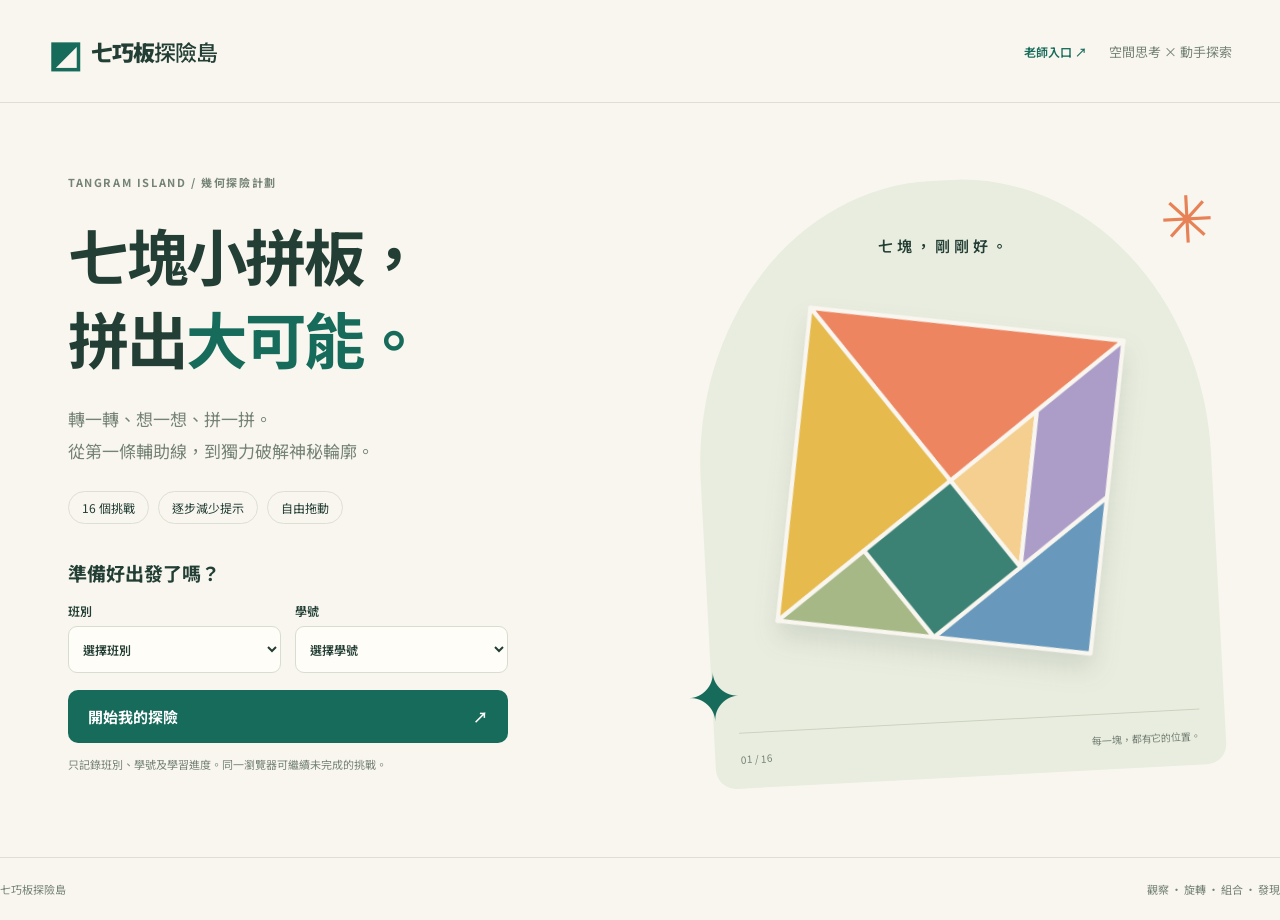
<file: index.html>
<!DOCTYPE html><html lang="zh-Hant"><head><meta charset="UTF-8"><meta name="viewport" content="width=device-width,initial-scale=1"><meta name="theme-color" content="#176b5b"><title>七巧板探險島 · 16 關空間挑戰</title><meta name="description" content="從彩色分割線到神秘輪廓，16 關循序漸進的七巧板挑戰。"><link rel="stylesheet" href="style.css"></head><body>
<header><a class="brand" href="./"><span class="logo">◩</span><span>七巧板<span class="brand-light">探險島</span></span></a><div class="header-right"><a class="text-btn teacher-entry" href="teacher/">老師入口 ↗</a><span class="student" id="studentTag">空間思考 × 動手探索</span><button id="switchStudent" class="text-btn" hidden>更換學生</button></div></header>
<main><section id="welcome" class="welcome"><div class="welcome-copy"><span class="eyebrow">TANGRAM ISLAND / 幾何探險計劃</span><h1>七塊小拼板，<br>拼出<span>大可能。</span></h1><p>轉一轉、想一想、拼一拼。<br>從第一條輔助線，到獨力破解神秘輪廓。</p><div class="hero-pills"><span>16 個挑戰</span><span>逐步減少提示</span><span>自由拖動</span></div><form id="loginForm" class="login"><h2>準備好出發了嗎？</h2><div class="form-row"><label>班別<select id="classSelect" required><option value="">選擇班別</option><option>4A</option><option>4B</option><option>4C</option></select></label><label>學號<select id="numberSelect" required><option value="">選擇學號</option></select></label></div><button type="submit" class="primary" id="startBtn">開始我的探險 <span>↗</span></button><small>只記錄班別、學號及學習進度。同一瀏覽器可繼續未完成的挑戰。</small><p id="loginStatus" role="status"></p></form></div><div class="hero-art"><span class="art-label">七塊，剛剛好。</span><svg viewBox="0 0 440 440" aria-label="由七塊彩色七巧板拼成的正方形"><g transform="translate(64 64) rotate(9 150 150)"><polygon points="0,0 300,0 150,150" fill="#ee8561"/><polygon points="0,0 150,150 0,300" fill="#e6ba4d"/><polygon points="300,150 300,300 150,300" fill="#6899bd"/><polygon points="150,150 225,75 225,225" fill="#f4cf8f"/><polygon points="0,300 75,225 150,300" fill="#a7b887"/><polygon points="75,225 150,150 225,225 150,300" fill="#3b8274"/><polygon points="225,75 300,0 300,150 225,225" fill="#ac9cc8"/></g></svg><div class="art-caption"><span>01 / 16</span><span>每一塊，都有它的位置。</span></div><span class="spark s1">✳</span><span class="spark s2">✦</span></div></section>
<section id="app" hidden><div class="intro-row"><div><span class="eyebrow">YOUR EXPLORATION / 我的探險</span><h1 class="app-title">一步一步，拼出新發現。</h1></div><div class="progress-total"><b id="completeCount">0</b><span>/ 16 關完成</span></div></div><div class="journey"><div class="journey-head"><span>探險地圖</span><span id="stageLabel">啟程 · 彩色引導</span></div><nav id="levelNav" aria-label="選擇關卡"></nav><div class="journey-legend"><span>01–03 彩色引導</span><span>04–06 線條探索</span><span>07–10 獨立思考</span><span>11–16 輪廓挑戰</span></div></div>
<div class="game-grid"><section class="puzzle-card"><div class="puzzle-heading"><div><span class="eyebrow" id="levelNumber">LEVEL 01</span><h2 id="levelName"></h2></div><span class="mode-badge" id="modeBadge"></span></div><div class="board-wrap"><svg id="board" viewBox="0 0 900 680" tabindex="0" role="application" aria-label="七巧板拼砌區。選取拼板後可以拖動；方向鍵移動，R 旋轉，F 翻面。"><defs><pattern id="dots" width="24" height="24" patternUnits="userSpaceOnUse"><circle cx="1" cy="1" r="1" fill="#dbe3d9"/></pattern><filter id="shadow"><feDropShadow dx="0" dy="4" stdDeviation="3" flood-opacity=".12"/></filter></defs><rect width="900" height="680" fill="url(#dots)"/><rect x="637" y="20" width="243" height="640" rx="20" fill="#eeeae0"/><text x="660" y="50" class="svg-label">我的拼板</text><text x="40" y="50" class="svg-label">在輪廓上拼砌</text><g id="target"></g><g id="pieces"></g></svg><button id="expandBtn" class="expand-btn" aria-label="放大拼砌區">⛶ 放大</button></div><div class="board-note" id="boardNote">拖到輪廓附近會自動吸附；拼板仍可自由移動。</div><div class="controls"><span id="selectedLabel">先選取一塊拼板</span><div><button id="rotateLeft" title="向左旋轉 45 度" disabled>↶ <span>45°</span></button><button id="rotateRight" title="向右旋轉 45 度" disabled>↷ <span>45°</span></button><button id="flipBtn" disabled>⇋ 翻面</button></div></div></section>
<aside><section class="guide-card"><span class="eyebrow">LITTLE STEPS, BIG IDEAS</span><h2>今天的拼砌任務</h2><ol><li><b>先觀察</b><span id="observeTip">看看圖案的輪廓。</span></li><li><b>再嘗試</b><span>拖動拼板；選取後可旋轉 45°，平行四邊形也能翻面。</span></li><li><b>拼完整</b><span>用齊七塊，不重疊、不留空隙。完成後會自動檢查。</span></li></ol><button id="hintBtn" class="hint-button">✧ 給我一點提示</button><p class="hint-text" id="hintText" aria-live="polite">慢慢來，先找最大的兩塊三角形。</p><div class="feedback" id="feedback" role="status"></div></section><section class="stats-card"><h3>我的探索紀錄</h3><div class="stats"><div><b id="timeStat">00:00</b><span>探索時間</span></div><div><b id="moveStat">0</b><span>移動次數</span></div><div><b id="hintStat">0</b><span>提示次數</span></div></div><div class="save-status" id="saveStatus" aria-live="polite">正在連接紀錄…</div><button id="retrySave" class="text-btn" hidden>重新同步</button></section><div class="secondary-actions"><button id="resetBtn">↺ 重新排列</button><button id="helpBtn">操作說明</button></div><p class="gentle">每一次轉動，都是一次新想法。<br>這裡不需要鬥快。</p></aside></div></section></main>
<footer><span>七巧板探險島</span><span>觀察 · 旋轉 · 組合 · 發現</span></footer>
<dialog id="winDialog"><div class="win-icon">✦</div><span class="eyebrow">PIECE BY PIECE</span><h2>你拼出來了！</h2><p id="winText"></p><div id="winStats"></div><button class="primary" id="nextBtn">前往下一關 ↗</button><button class="text-btn" id="stayBtn">再欣賞一下我的作品</button></dialog><dialog id="helpDialog"><h2>小小操作指南</h2><p>① 用手指或滑鼠拖動七巧板。<br>② 點選一塊，再按 ↶／↷ 旋轉。<br>③ 按「翻面」改變拼板方向。<br>④ 七塊完整覆蓋輪廓，就能過關！</p><p>鍵盤：Tab 選拼板，方向鍵微調（Shift 加快），R 旋轉，F 翻面。</p><p>手機建議橫放，再按「放大」。第 15–16 關只有單色輪廓，沒有分割線或顏色提示。</p><button class="primary" id="closeHelp">我明白了</button></dialog>
<script src="levels.js"></script><script src="app.js"></script></body></html>
</file>
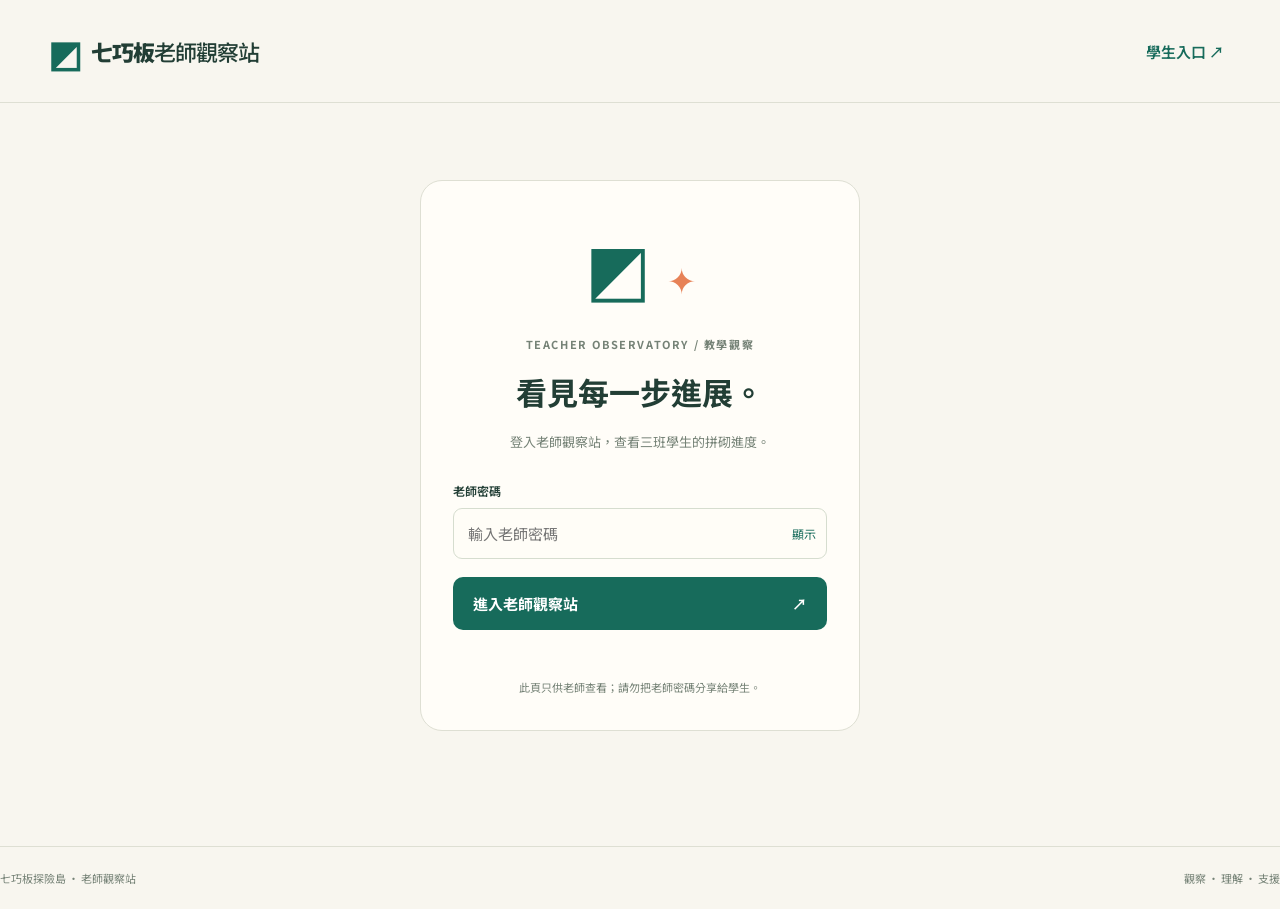
<file: teacher/index.html>
<!DOCTYPE html><html lang="zh-Hant"><head><meta charset="utf-8"><meta name="viewport" content="width=device-width,initial-scale=1"><meta name="robots" content="noindex,nofollow"><meta name="theme-color" content="#176b5b"><title>七巧板探險島｜老師觀察站</title><link rel="stylesheet" href="../style.css"><link rel="stylesheet" href="teacher.css"></head><body><header><a class="brand" href="../"><span class="logo">◩</span><span>七巧板<span class="brand-light">老師觀察站</span></span></a><div class="header-right"><a href="../" class="text-btn">學生入口 ↗</a><button id="logoutBtn" class="text-btn" hidden>登出</button></div></header>
<main><section id="loginSection" class="teacher-login"><div class="login-art" aria-hidden="true">◩ <span>✦</span></div><span class="eyebrow">TEACHER OBSERVATORY / 教學觀察</span><h1>看見每一步進展。</h1><p>登入老師觀察站，查看三班學生的拼砌進度。</p><form id="teacherLogin"><label for="teacherPassword">老師密碼</label><div class="password-row"><input type="password" id="teacherPassword" autocomplete="current-password" required maxlength="256" placeholder="輸入老師密碼"><button type="button" id="showPassword" aria-label="顯示密碼">顯示</button></div><button id="loginBtn" class="primary" type="submit">進入老師觀察站 <span>↗</span></button></form><p id="loginMessage" class="message" role="status"></p><small>此頁只供老師查看；請勿把老師密碼分享給學生。</small></section>
<section id="dashboard" hidden><div class="intro-row"><div><span class="eyebrow">PIECE BY PIECE / 學習進度總覽</span><h1 class="app-title">每一塊，都是進步。</h1><p class="subheading">查看 16 關完成情況，快速找到需要協助的學生。</p></div><button id="refreshBtn" class="refresh">↻ 更新紀錄</button></div><section class="filter-card" aria-label="篩選學生"><div><label for="classFilter">班別</label><select id="classFilter"><option value="">全部班別</option><option>4A</option><option>4B</option><option>4C</option></select></div><div><label for="numberFilter">學號</label><select id="numberFilter"><option value="">全部學號</option></select></div><button id="clearFilters" class="text-btn">清除篩選</button><p id="refreshStatus" role="status">準備讀取紀錄…</p></section><div class="summary-grid"><article><span>目前篩選人數</span><b id="totalStudents">75</b><small>4A–4C · 每班 25 人</small></article><article><span>已開始探索</span><b id="startedStudents">—</b><small>至少一關有同步紀錄</small></article><article><span>完成全部關卡</span><b id="finishedStudents">—</b><small>16 關全部完成</small></article><article><span>平均完成關數</span><b id="averageCompleted">—</b><small>包括尚未開始的學生</small></article></div><div class="table-heading"><h2>學生完成情況</h2><div class="legend"><span><i class="done">✓</i> 已完成</span><span><i class="working">•</i> 進行中</span><span><i>—</i> 未開始</span></div></div><p class="dashboard-message message" id="dashboardMessage" role="alert"></p><div class="table-wrap"><table><caption class="sr-only">按班別和學號排序的學生七巧板完成紀錄</caption><thead><tr><th scope="col">班別</th><th scope="col">學號</th><th scope="col">完成關數</th><th scope="col">學習狀態</th><th scope="col" class="level-header">逐關進度 <span>01 → 16</span></th><th scope="col">最後同步</th></tr></thead><tbody id="studentRows"></tbody></table></div><p class="table-note">顯示已同步至雲端的紀錄；學生離線時的操作會在重新同步後出現。同一班別及學號在不同裝置完成的關卡會合併計算，已完成不會重複加分。每 15 秒自動更新。</p></section></main><footer><span>七巧板探險島 · 老師觀察站</span><span>觀察 · 理解 · 支援</span></footer><script src="../levels.js"></script><script src="teacher.js"></script></body></html>
</file>
<file: style.css>
@import url('https://fonts.googleapis.com/css2?family=Noto+Sans+TC:wght@400;500;600;700;800;900&display=swap');
:root{--ink:#223e35;--teal:#176b5b;--paper:#f8f6ef;--orange:#e78257;--muted:#758276;--line:#dedfd3}*{box-sizing:border-box}body{margin:0;background:var(--paper);color:var(--ink);font-family:'Noto Sans TC',sans-serif;font-size:15px}button,select{font:inherit}button{cursor:pointer;transition:background .15s,transform .15s}button:active{transform:translateY(1px)}button:disabled{opacity:.4;cursor:default}button:focus-visible,a:focus-visible,select:focus-visible{outline:3px solid var(--orange);outline-offset:3px}[hidden]{display:none!important}header{max-width:1500px;margin:auto;padding:25px 48px;display:flex;justify-content:space-between;align-items:center;border-bottom:1px solid var(--line)}.brand{text-decoration:none;color:var(--ink);display:flex;align-items:center;gap:10px;font-weight:900;font-size:22px;letter-spacing:-1px}.brand-light{font-weight:500}.logo{font-size:36px;color:var(--teal)}.header-right{display:flex;align-items:center;gap:14px}.student{font-size:13px;color:var(--muted)}.text-btn{background:transparent;border:0;color:var(--teal);padding:8px;font-weight:600}main{max-width:1440px;margin:auto;padding:42px 48px 55px}.eyebrow{font-size:11px;letter-spacing:1.6px;font-weight:700;color:var(--muted)}.welcome{display:grid;grid-template-columns:1.1fr 1fr;gap:70px;align-items:center;padding:25px 20px 15px}.welcome h1{font-size:clamp(40px,4.8vw,70px);line-height:1.35;letter-spacing:-2px;margin:23px 0}.welcome h1 span{color:var(--teal)}.welcome-copy>p{color:var(--muted);line-height:1.9;font-size:17px}.hero-pills{display:flex;gap:9px;margin:24px 0}.hero-pills span{border:1px solid var(--line);border-radius:24px;padding:7px 13px;font-size:12px}.login{max-width:440px;margin-top:35px}.login h2{font-size:19px}.form-row{display:flex;gap:14px;margin-bottom:17px}label{flex:1;font-size:12px;font-weight:600}select{display:block;width:100%;border:1px solid #d8ddcf;border-radius:9px;background:#fffdf7;padding:13px 10px;margin-top:7px;color:var(--ink)}.primary{display:flex;align-items:center;justify-content:space-between;border:0;width:100%;border-radius:10px;background:var(--teal);color:white;font-weight:700;padding:16px 20px}.primary:hover{background:#145b4e}small{display:block;font-size:11px;line-height:1.8;color:var(--muted);margin-top:12px}.hero-art{position:relative;background:#e9eddf;border-radius:48% 48% 20px 20px;padding:55px 25px 22px;transform:rotate(-3deg)}.hero-art svg{width:100%;filter:drop-shadow(0 15px 12px #243c3520)}.hero-art polygon{stroke:#f8f6ef;stroke-width:4;stroke-linejoin:round}.art-label{display:block;text-align:center;font-size:15px;font-weight:600;letter-spacing:4px;transform:rotate(3deg)}.art-caption{display:flex;justify-content:space-between;font-size:10px;color:var(--muted);border-top:1px solid #cbd3bf;padding-top:18px}.spark{position:absolute;color:var(--orange);font-size:65px}.s1{right:-15px;top:0}.s2{left:-25px;bottom:50px;color:var(--teal)}.intro-row{display:flex;justify-content:space-between;align-items:center;margin-bottom:26px}.app-title{font-size:29px;margin:9px 0 0;font-weight:800}.progress-total b{font-size:40px;color:var(--teal);margin-right:8px}.progress-total span{color:var(--muted);font-size:12px}.journey{border:1px solid var(--line);border-radius:16px;padding:17px 22px;background:#fffdf8;margin-bottom:26px}.journey-head{display:flex;justify-content:space-between;font-size:12px;font-weight:700;margin-bottom:14px}.journey-head span:last-child{color:var(--teal)}#levelNav{display:flex;gap:9px;overflow:auto;padding:3px 2px 8px}#levelNav button{flex:1;min-width:35px;max-width:60px;height:38px;border:1px solid var(--line);border-radius:9px;background:transparent;color:var(--muted);font-weight:700;font-size:12px}#levelNav button.active{background:var(--teal);border-color:var(--teal);color:white}#levelNav button.done{background:#e8efdd;color:var(--teal)}#levelNav button:disabled{opacity:.45}#levelNav button:nth-child(3),#levelNav button:nth-child(6),#levelNav button:nth-child(10){margin-right:13px}.journey-legend{display:flex;justify-content:space-between;color:var(--muted);font-size:10px;margin-top:4px}.game-grid{display:grid;grid-template-columns:minmax(0,1fr) 285px;gap:24px}.puzzle-card{border:1px solid var(--line);border-radius:18px;overflow:hidden;background:#fffdf8}.puzzle-heading{padding:22px 26px;display:flex;justify-content:space-between;align-items:center}.puzzle-heading h2{font-size:24px;margin:5px 0 0}.mode-badge{color:var(--teal);background:#eaf0e2;padding:7px 12px;border-radius:30px;font-size:11px}.board-wrap{position:relative;background:#f6f7ef}.board-wrap:fullscreen{background:var(--paper);display:flex;align-items:center;justify-content:center}.board-wrap:fullscreen #board{height:100vh;width:auto;max-width:100vw}.board-wrap:fullscreen .expand-btn{position:fixed;top:10px;right:10px}.board-wrap:fullscreen .float-controls{position:fixed;bottom:10px}#board{display:block;width:100%;touch-action:none;outline:none;user-select:none}.svg-label{font-size:14px;fill:#7d897e;font-family:inherit;letter-spacing:1px}.piece{cursor:grab;outline:none;stroke-linejoin:round;stroke-width:2.5;stroke:#fff9;filter:url(#shadow)}.piece.selected{stroke:#223e35;stroke-width:4;stroke-dasharray:7 4}.piece:focus-visible{stroke:#111;stroke-width:5}.piece.dragging{cursor:grabbing;filter:url(#shadow)}.expand-btn{position:absolute;right:15px;bottom:12px;border:1px solid var(--line);border-radius:8px;background:#fffdf7e8;color:var(--teal);font-size:11px;padding:8px 12px}.board-note{padding:11px 24px;font-size:11px;color:var(--muted);border-top:1px solid var(--line)}.controls{border-top:1px solid var(--line);display:flex;justify-content:space-between;align-items:center;padding:14px 22px;gap:8px}.controls>span{font-size:12px;color:var(--muted)}.controls>div{display:flex;gap:8px}.controls button{border:1px solid var(--line);border-radius:8px;padding:9px 12px;background:#f7f6ee;color:var(--ink);font-size:14px}.controls button span{font-size:11px}.guide-card{background:#e9efdf;border-radius:16px;padding:25px 23px}.guide-card h2{font-size:20px;margin:10px 0 22px}.guide-card ol{padding:0;list-style:none;counter-reset:steps}.guide-card li{counter-increment:steps;position:relative;padding-left:35px;margin:0 0 23px}.guide-card li:before{content:counter(steps,decimal-leading-zero);position:absolute;left:0;top:2px;font-size:11px;color:var(--teal);font-weight:800}.guide-card b{display:block;font-size:14px;margin-bottom:5px}.guide-card li span{font-size:12px;color:#6a796c;line-height:1.8;display:block}.hint-button{width:100%;border:1px solid #c4d0b6;border-radius:9px;background:#f9faf3;padding:12px;color:var(--teal);font-weight:600;font-size:12px}.hint-text{font-size:12px;line-height:1.9;color:#6c796b;min-height:45px}.feedback{font-size:12px;line-height:1.8;color:var(--teal);font-weight:600}.stats-card{margin-top:20px;border:1px solid var(--line);border-radius:16px;padding:20px}.stats-card h3{font-size:13px;margin:0 0 20px}.stats{display:flex;justify-content:space-between}.stats>div{display:flex;flex-direction:column;gap:7px}.stats b{font-size:20px;font-weight:600}.stats span{font-size:10px;color:var(--muted)}.save-status{border-top:1px solid var(--line);padding-top:14px;margin-top:20px;font-size:10px;color:var(--muted)}.save-status.error{color:#a05f35}.secondary-actions{display:flex;gap:10px;margin-top:16px}.secondary-actions button{flex:1;background:none;border:1px solid var(--line);color:var(--muted);border-radius:8px;padding:10px 0;font-size:11px}.gentle{font-size:11px;line-height:1.9;text-align:center;color:#899382;margin-top:23px}footer{max-width:1344px;margin:auto;border-top:1px solid var(--line);padding:23px 0;display:flex;justify-content:space-between;font-size:11px;color:var(--muted)}dialog{border:0;border-radius:22px;background:#fffdf7;color:var(--ink);padding:38px;max-width:430px;width:calc(100% - 32px);box-shadow:0 20px 80px #153d3533}dialog::backdrop{background:#1e3d3566;backdrop-filter:blur(5px)}#winDialog{text-align:center}dialog h2{font-size:28px}dialog p{font-size:14px;line-height:1.9;color:var(--muted)}.win-icon{font-size:60px;color:var(--orange);margin-bottom:12px}#winStats{padding:18px 0;font-size:12px;color:var(--teal)}#stayBtn{margin-top:13px}#loginStatus{font-size:12px;color:var(--teal)}@media(min-width:1450px){main{padding-top:50px}.board-wrap{max-height:650px}#board{max-height:650px}}@media(max-width:1050px){header{padding:18px 24px}main{padding:28px 24px}.game-grid{grid-template-columns:minmax(0,1fr) 245px;gap:16px}.guide-card{padding:20px 18px}.welcome{gap:30px;padding:15px 0}.controls{flex-wrap:wrap}.controls>div{margin-left:auto}.app-title{font-size:24px}footer{margin:0 24px}}@media(max-width:760px){header{padding:14px 18px}.brand{font-size:18px}.logo{font-size:29px}.student{font-size:10px}.header-right{gap:5px}.header-right button{font-size:10px}main{padding:24px 14px 40px}.welcome{grid-template-columns:1fr;gap:28px;padding:0 12px}.welcome h1{font-size:43px;margin:18px 0}.welcome-copy>p{font-size:14px}.hero-art{max-width:370px;margin:5px auto 15px;grid-row:2;padding-top:35px}.login{margin-top:25px}.intro-row{gap:10px}.app-title{font-size:20px;line-height:1.6;max-width:230px}.progress-total{white-space:nowrap}.progress-total b{font-size:30px}.progress-total span{font-size:10px}.journey{padding:14px;margin-bottom:18px}.journey-legend{font-size:8px;gap:7px}#levelNav{gap:7px}.game-grid{grid-template-columns:1fr}.puzzle-heading{padding:18px}.puzzle-heading h2{font-size:21px}.mode-badge{font-size:10px}.controls{padding:13px}.controls>span{font-size:11px}.controls button{padding:10px 13px}.board-note{padding:10px 14px;font-size:10px}aside{display:grid;grid-template-columns:1fr 1fr;gap:12px}.guide-card{grid-row:span 3;padding:20px 17px}.guide-card h2{font-size:17px}.guide-card li{padding-left:27px;margin-bottom:15px}.stats-card{margin-top:0;padding:18px 14px}.stats{gap:8px;flex-wrap:wrap}.stats b{font-size:16px}.secondary-actions{flex-direction:column;margin-top:0}.gentle{margin:0}.eyebrow{font-size:9px}footer{margin:0 20px;font-size:10px}.guide-card li span{font-size:11px}}@media(prefers-reduced-motion:reduce){*{transition:none!important;animation:none!important}}
.float-controls{display:flex;gap:10px;background:#fffdf5e8;border:1px solid var(--line);padding:10px;border-radius:12px;z-index:3}.float-controls button{padding:12px 18px;border:1px solid var(--line);background:#fffdf7;border-radius:8px;color:var(--teal)}
.board-wrap.is-expanded{position:fixed;inset:0;z-index:30;width:100vw;height:100dvh;display:flex;align-items:center;justify-content:center;background:var(--paper)}.board-wrap.is-expanded #board{max-width:100vw;max-height:calc(100dvh - 85px);width:auto;height:auto}.board-wrap.is-expanded .expand-btn{position:absolute;top:12px;right:12px;bottom:auto}.board-wrap.is-expanded .float-controls{position:absolute;bottom:12px;left:50%;transform:translateX(-50%)}

.teacher-entry{text-decoration:none;font-size:12px;white-space:nowrap}@media(max-width:760px){.teacher-entry{font-size:10px}}
</file>
<file: teacher/teacher.css>
.teacher-login{max-width:440px;margin:35px auto 60px;padding:32px;border:1px solid var(--line);border-radius:22px;background:#fffdf8;text-align:center}.teacher-login h1{font-size:31px;margin:16px 0}.teacher-login>p{font-size:13px;color:var(--muted);line-height:1.8}.login-art{font-size:70px;color:var(--teal);margin-bottom:18px}.login-art span{font-size:35px;color:var(--orange)}#teacherLogin{text-align:left;margin-top:26px}.password-row{display:flex;border:1px solid #d6ddcf;background:#fffdf7;border-radius:9px;margin:8px 0 18px;overflow:hidden}.password-row input{min-width:0;flex:1;padding:14px;border:0;background:transparent;font:inherit;color:var(--ink);outline-offset:-3px}.password-row button{background:transparent;border:0;color:var(--teal);padding:10px;font-size:12px}.message{font-size:13px;line-height:1.8;color:#a25137;min-height:22px}.subheading{color:var(--muted);font-size:13px;margin-bottom:0}.refresh{background:var(--teal);color:white;border:0;border-radius:9px;padding:13px 18px;font-weight:600;font-size:12px}.filter-card{display:flex;align-items:flex-end;gap:18px;padding:20px 24px;background:#fffdf8;border:1px solid var(--line);border-radius:14px;margin:28px 0 20px}.filter-card>div{width:180px}.filter-card label{display:block}.filter-card p{font-size:11px;color:var(--muted);margin:0 0 12px auto}.filter-card button{margin-bottom:5px}.summary-grid{display:grid;grid-template-columns:repeat(4,1fr);gap:16px;margin-bottom:32px}.summary-grid article{padding:22px 24px;background:#e9efdf;border-radius:14px}.summary-grid article:nth-child(2){background:#eee6d6}.summary-grid article:nth-child(3){background:#e4ece7}.summary-grid article:nth-child(4){background:#ece9f0}.summary-grid span{font-size:12px;display:block}.summary-grid b{font-size:37px;display:block;margin-top:12px;color:var(--teal)}.summary-grid small{font-size:10px}.table-heading{display:flex;justify-content:space-between;align-items:center;gap:15px;margin-bottom:10px}.table-heading h2{font-size:20px}.legend{display:flex;gap:14px;font-size:11px;color:var(--muted)}.legend span{display:flex;align-items:center;gap:5px}.legend i,.level-cell{display:inline-flex;align-items:center;justify-content:center;width:24px;height:27px;background:#f1f0e8;border:1px solid #e1e4d9;border-radius:5px;color:#98a18f;font-style:normal;font-size:11px}.legend .done,.level-cell.done{background:#dcebd8;color:#29614c;border-color:#bdd6b5}.legend .working,.level-cell.working{background:#f9e7c5;border-color:#e8c68f;color:#9b6325}.table-wrap{overflow:auto;border:1px solid var(--line);border-radius:14px;background:#fffdf8}table{border-collapse:collapse;width:100%;white-space:nowrap;font-size:12px}thead{background:#eef0e5;color:#657560}th,td{padding:16px 18px;text-align:left;border-bottom:1px solid #e8e9df}th{font-size:11px;font-weight:600}tbody tr:last-child td{border-bottom:0}tbody tr:hover{background:#f7f8ef}.level-header span{font-weight:400;margin-left:12px;color:#8a9583}.level-grid{display:flex;gap:5px;min-width:459px}.level-cell{width:24px;height:28px;font-size:10px}.state{display:inline-flex;border-radius:25px;padding:5px 9px;font-size:10px;background:#eeefe6;color:#819077}.state.working{color:#976725;background:#f7ead2}.state.done{color:#28634f;background:#dfedda}.completion b{font-size:18px;color:var(--teal);margin-right:5px}.completion span{font-size:10px;color:var(--muted)}.date-cell{font-size:10px;color:var(--muted);line-height:1.6}.table-note{font-size:11px;color:var(--muted);line-height:1.9;margin-top:16px}.dashboard-message:empty{display:none}.sr-only{position:absolute;width:1px;height:1px;padding:0;overflow:hidden;clip:rect(0,0,0,0);white-space:nowrap;border:0}.header-right a{text-decoration:none}input:focus-visible{outline:3px solid var(--orange)}@media(max-width:900px){.filter-card{flex-wrap:wrap}.filter-card p{flex-basis:100%;margin:0}.summary-grid{gap:10px}.summary-grid article{padding:18px 15px}.summary-grid b{font-size:30px}}@media(max-width:600px){.teacher-login{margin:15px auto 35px;padding:26px 22px}.teacher-login h1{font-size:26px}.summary-grid{grid-template-columns:1fr 1fr}.summary-grid b{font-size:29px}.summary-grid small{font-size:9px}.filter-card{padding:17px;gap:12px}.filter-card>div{width:auto;flex:1;min-width:105px}.filter-card button{font-size:11px}.table-heading{align-items:flex-start;flex-direction:column;gap:4px}.legend{gap:14px}.intro-row .refresh{padding:11px;font-size:11px}.subheading{font-size:11px;line-height:1.8}.header-right a,.header-right button{font-size:10px}th,td{padding:13px 14px}.table-heading h2{margin-bottom:8px}}
</file>
